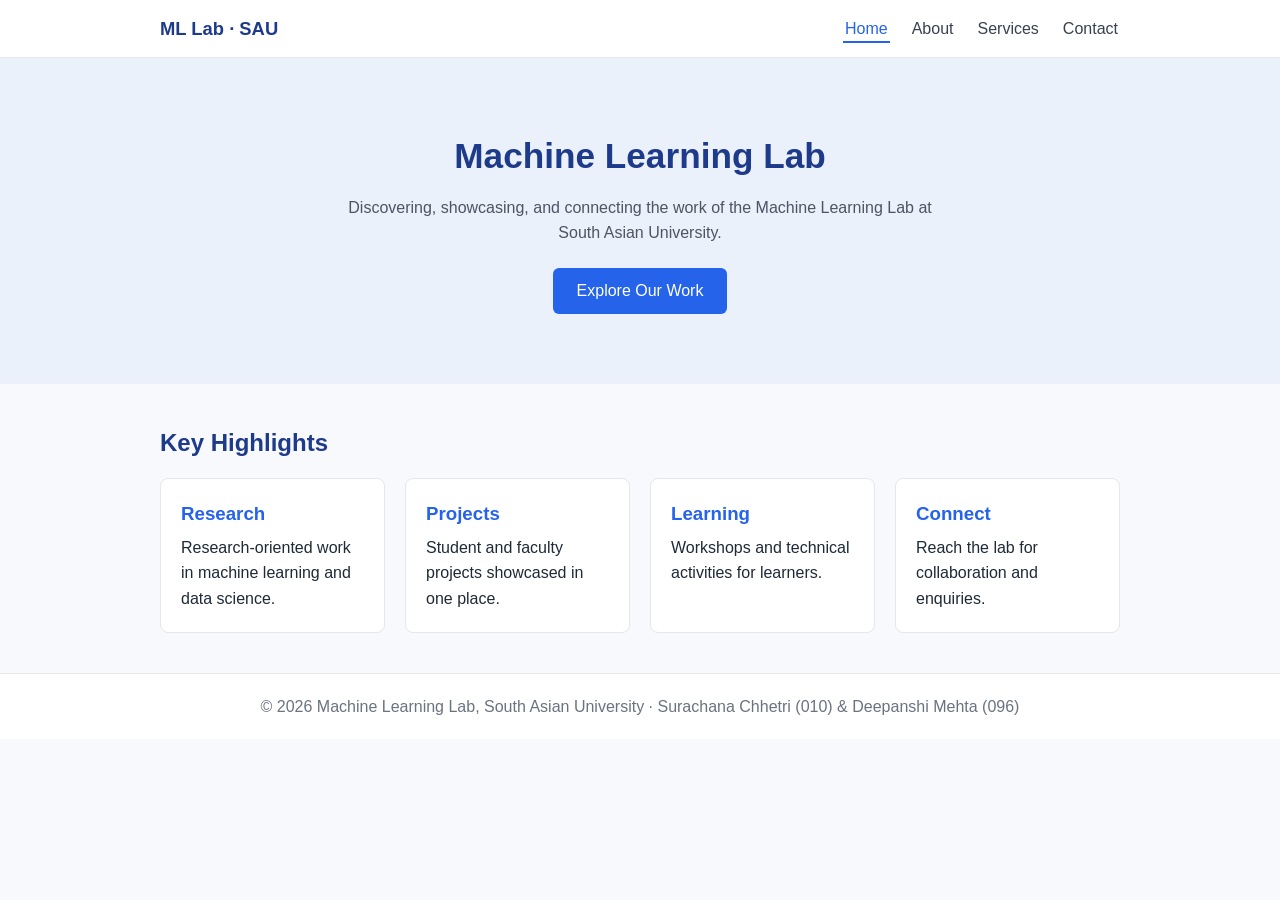
<file: index.html>
<!DOCTYPE html>
<html lang="en">
<head>
<meta charset="UTF-8">
<meta name="viewport" content="width=device-width, initial-scale=1">
<title>Home | Machine Learning Lab</title>
<link rel="stylesheet" href="style.css">

</head>
<body>
<header><nav>
<span class="logo">ML Lab · SAU</span>
<ul>
<li><a href="index.html" class="active">Home</a></li>
<li><a href="about.html">About</a></li>
<li><a href="services.html">Services</a></li>
<li><a href="contact.html">Contact</a></li>
</ul>
</nav></header>
<section class="hero">
<h1>Machine Learning Lab</h1>
<p>Discovering, showcasing, and connecting the work of the Machine Learning Lab at South Asian University.</p>
<a class="btn" href="services.html">Explore Our Work</a>
</section>
<main>
<h2>Key Highlights</h2>
<div class="cards">
<div class="card"><h3>Research</h3><p>Research-oriented work in machine learning and data science.</p></div>
<div class="card"><h3>Projects</h3><p>Student and faculty projects showcased in one place.</p></div>
<div class="card"><h3>Learning</h3><p>Workshops and technical activities for learners.</p></div>
<div class="card"><h3>Connect</h3><p>Reach the lab for collaboration and enquiries.</p></div>
</div>
</main>
<footer>&copy; 2026 Machine Learning Lab, South Asian University · Surachana Chhetri (010) &amp; Deepanshi Mehta (096)</footer>
</body>
</html>
</file>
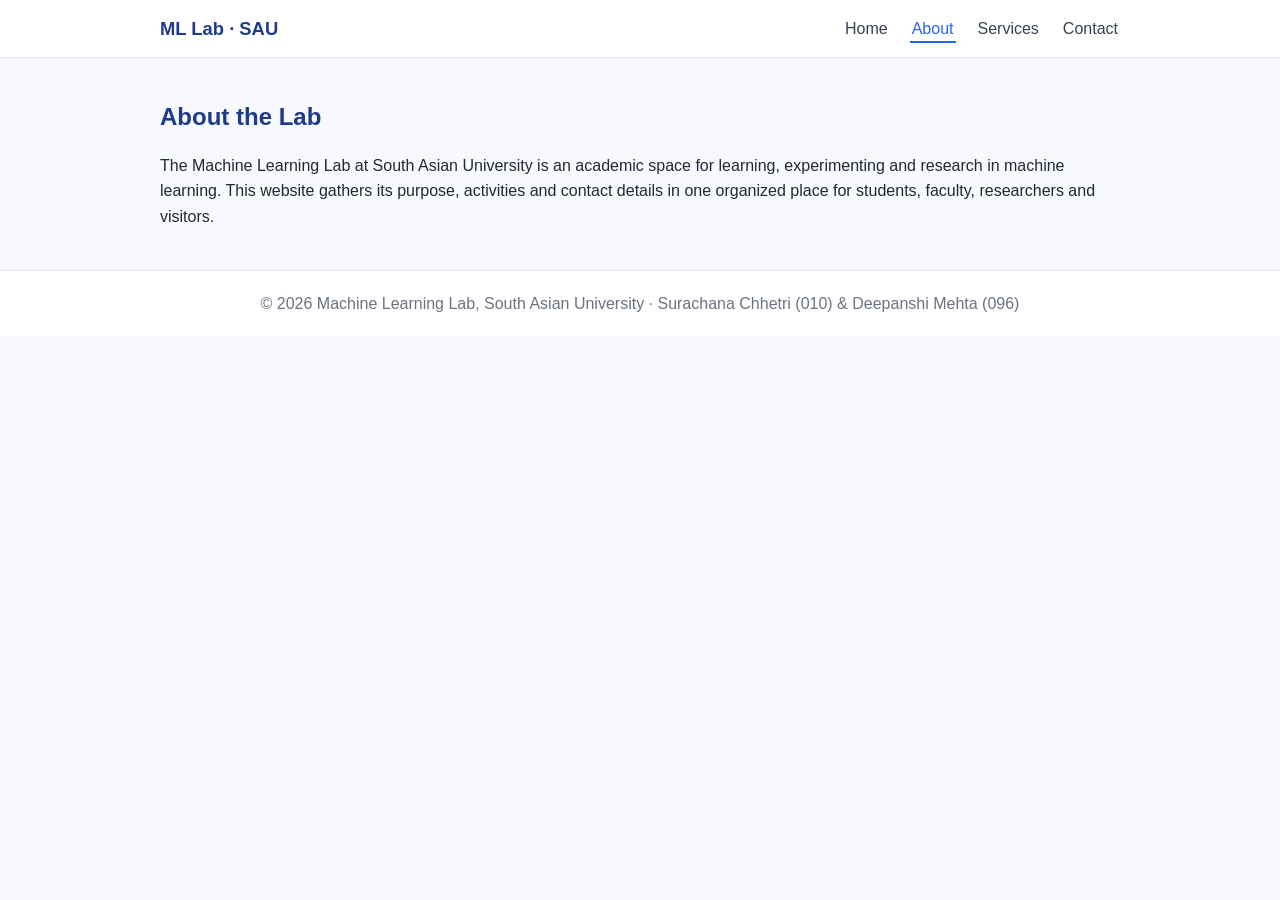
<file: about.html>
<!DOCTYPE html>
<html lang="en">
<head>
<meta charset="UTF-8">
<meta name="viewport" content="width=device-width, initial-scale=1">
<title>About | Machine Learning Lab</title>
<link rel="stylesheet" href="style.css"></head>
<body>
<header><nav>
<span class="logo">ML Lab · SAU</span>
<ul>
<li><a href="index.html">Home</a></li>
<li><a href="about.html" class="active">About</a></li>
<li><a href="services.html">Services</a></li>
<li><a href="contact.html">Contact</a></li>
</ul>
</nav></header>
<main>
<h2>About the Lab</h2>
<p>The Machine Learning Lab at South Asian University is an academic space for learning, experimenting and research in machine learning. This website gathers its purpose, activities and contact details in one organized place for students, faculty, researchers and visitors.</p>
</main>
<footer>&copy; 2026 Machine Learning Lab, South Asian University · Surachana Chhetri (010) &amp; Deepanshi Mehta (096)</footer>
</body>
</html>
</file>
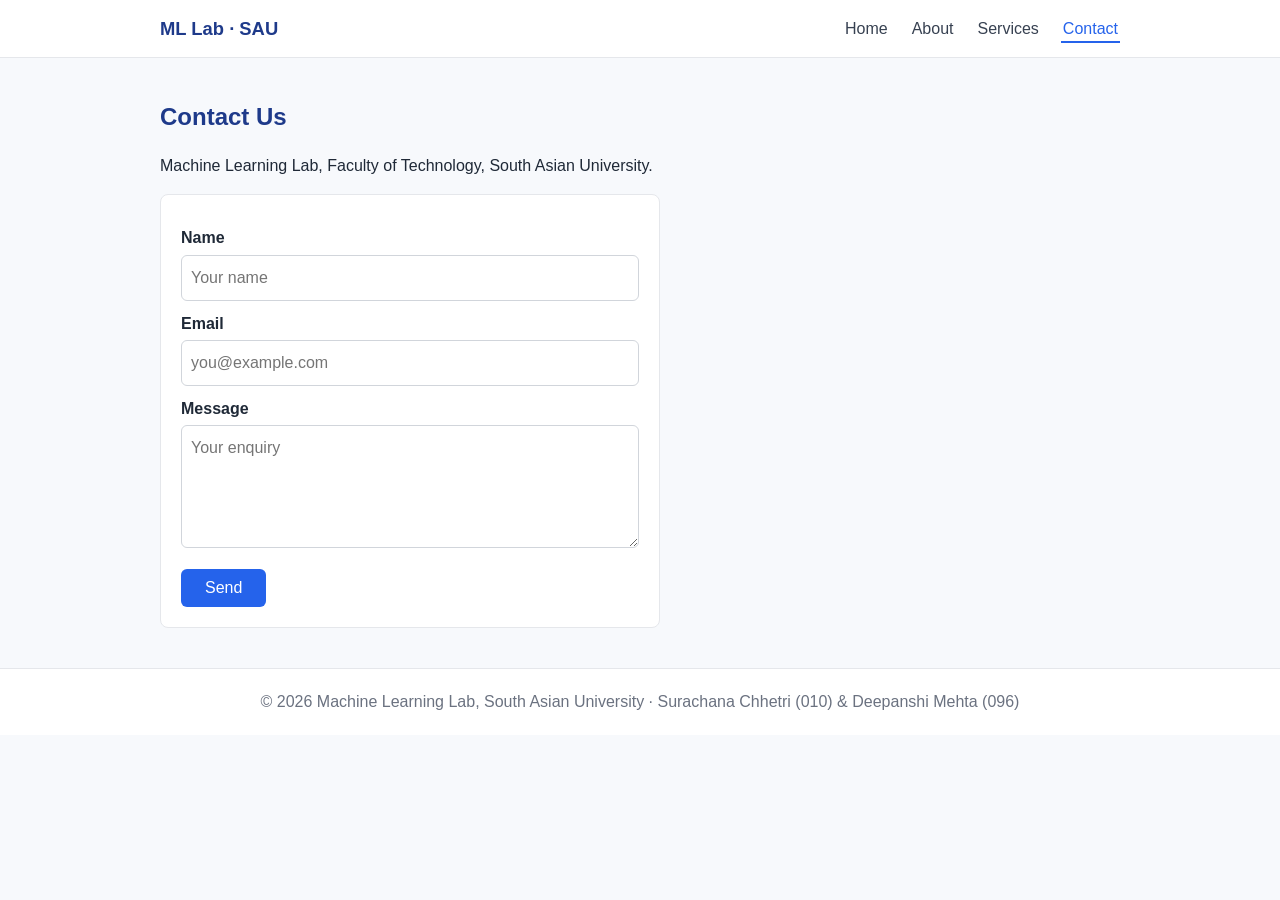
<file: contact.html>
<!DOCTYPE html>
<html lang="en">
<head>
<meta charset="UTF-8">
<meta name="viewport" content="width=device-width, initial-scale=1">
<title>Contact | Machine Learning Lab</title>
<link rel="stylesheet" href="style.css">
</head>
<body>
<header><nav>
<span class="logo">ML Lab · SAU</span>
<ul>
<li><a href="index.html">Home</a></li>
<li><a href="about.html">About</a></li>
<li><a href="services.html">Services</a></li>
<li><a href="contact.html" class="active">Contact</a></li>
</ul>
</nav></header>
<main>
<h2>Contact Us</h2>
<p style="margin-bottom:16px">Machine Learning Lab, Faculty of Technology, South Asian University.</p>
<form onsubmit="return false">
<label for="n">Name</label><input id="n" type="text" placeholder="Your name">
<label for="e">Email</label><input id="e" type="email" placeholder="you@example.com">
<label for="m">Message</label><textarea id="m" rows="4" placeholder="Your enquiry"></textarea>
<button class="btn" type="submit">Send</button>
</form>
</main>
<footer>&copy; 2026 Machine Learning Lab, South Asian University · Surachana Chhetri (010) &amp; Deepanshi Mehta (096)</footer>
</body>
</html>
</file>
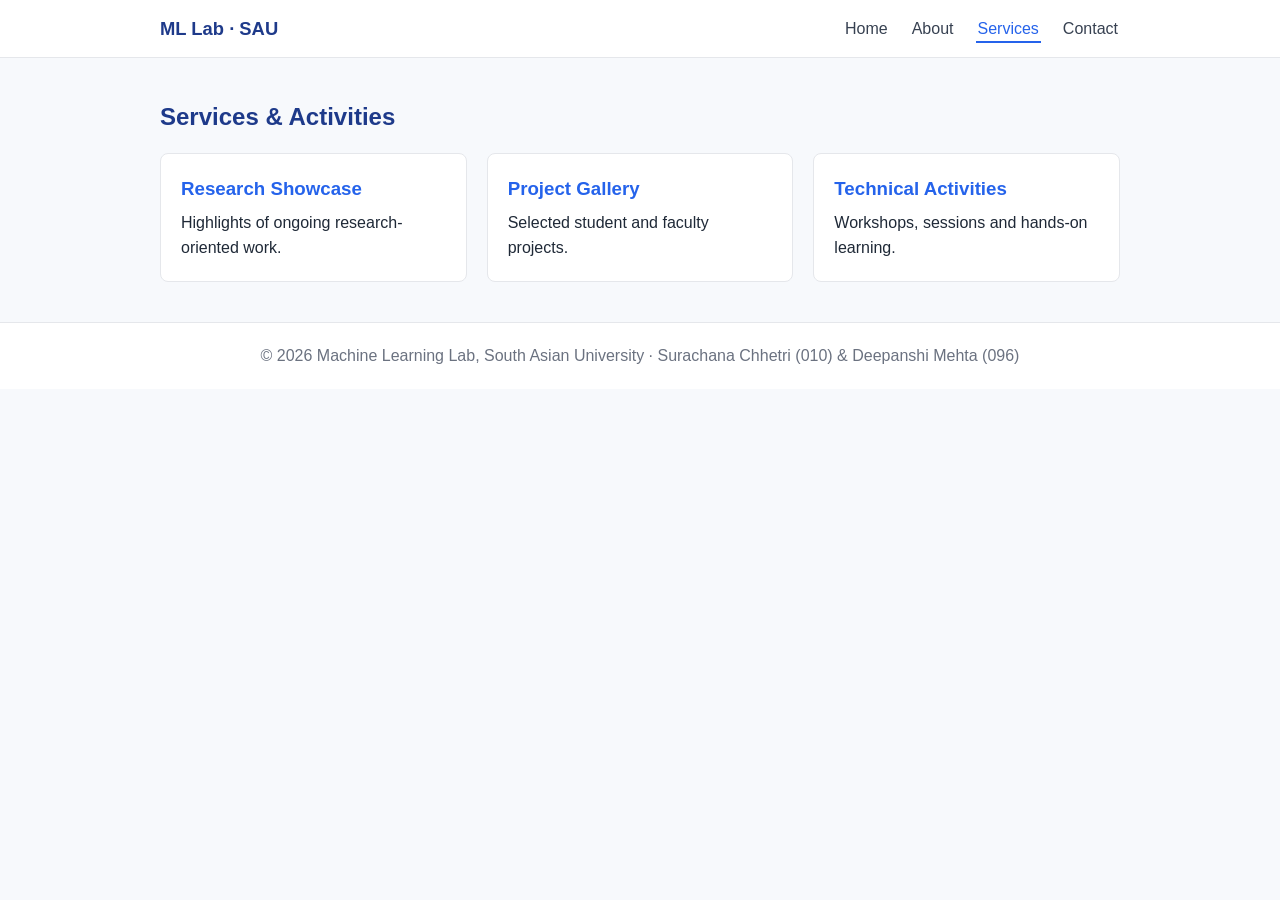
<file: services.html>
<!DOCTYPE html>
<html lang="en">
<head>
<meta charset="UTF-8">
<meta name="viewport" content="width=device-width, initial-scale=1">
<title>Services | Machine Learning Lab</title>
<link rel="stylesheet" href="style.css">
</head>
<body>
<header><nav>
<span class="logo">ML Lab · SAU</span>
<ul>
<li><a href="index.html">Home</a></li>
<li><a href="about.html">About</a></li>
<li><a href="services.html" class="active">Services</a></li>
<li><a href="contact.html">Contact</a></li>
</ul>
</nav></header>
<main>
<h2>Services &amp; Activities</h2>
<div class="cards">
<div class="card"><h3>Research Showcase</h3><p>Highlights of ongoing research-oriented work.</p></div>
<div class="card"><h3>Project Gallery</h3><p>Selected student and faculty projects.</p></div>
<div class="card"><h3>Technical Activities</h3><p>Workshops, sessions and hands-on learning.</p></div>
</div>
</main>
<footer>&copy; 2026 Machine Learning Lab, South Asian University · Surachana Chhetri (010) &amp; Deepanshi Mehta (096)</footer>
</body>
</html>
</file>
<file: style.css>
*{box-sizing:border-box;margin:0;padding:0}
body{font-family:Segoe UI,Arial,sans-serif;background:#f7f9fc;color:#1f2937;line-height:1.6}
a{text-decoration:none;color:#2563eb}
header{background:#fff;border-bottom:1px solid #e5e7eb;position:sticky;top:0}
nav{max-width:1000px;margin:auto;padding:14px 20px;display:flex;justify-content:space-between;align-items:center;flex-wrap:wrap;gap:10px}
.logo{font-weight:700;color:#1e3a8a;font-size:1.15rem}
nav ul{list-style:none;display:flex;gap:20px}
nav ul a{color:#374151;padding:4px 2px}
nav ul a:hover,nav ul a.active{color:#2563eb;border-bottom:2px solid #2563eb}
.hero{background:#eaf1fb;text-align:center;padding:70px 20px}
.hero h1{font-size:2.2rem;color:#1e3a8a;margin-bottom:10px}
.hero p{max-width:600px;margin:0 auto 22px;color:#4b5563}
.btn{display:inline-block;background:#2563eb;color:#fff;padding:10px 24px;border-radius:6px;border:0;font-size:1rem;cursor:pointer}
.btn:hover{background:#1d4ed8}
main,.wrap{max-width:1000px;margin:auto;padding:40px 20px}
h2{color:#1e3a8a;margin-bottom:16px}
.cards{display:grid;grid-template-columns:repeat(auto-fit,minmax(220px,1fr));gap:20px}
.card{background:#fff;border:1px solid #e5e7eb;border-radius:8px;padding:20px}
.card h3{color:#2563eb;margin-bottom:6px}
form{background:#fff;border:1px solid #e5e7eb;border-radius:8px;padding:20px;max-width:500px}
label{display:block;margin:10px 0 4px;font-weight:600}
input,textarea{width:100%;padding:9px;border:1px solid #d1d5db;border-radius:6px;font:inherit}
form .btn{margin-top:14px}
footer{text-align:center;padding:20px;color:#6b7280;border-top:1px solid #e5e7eb;background:#fff}
@media(max-width:600px){.hero h1{font-size:1.6rem}nav{flex-direction:column}}
</file>
